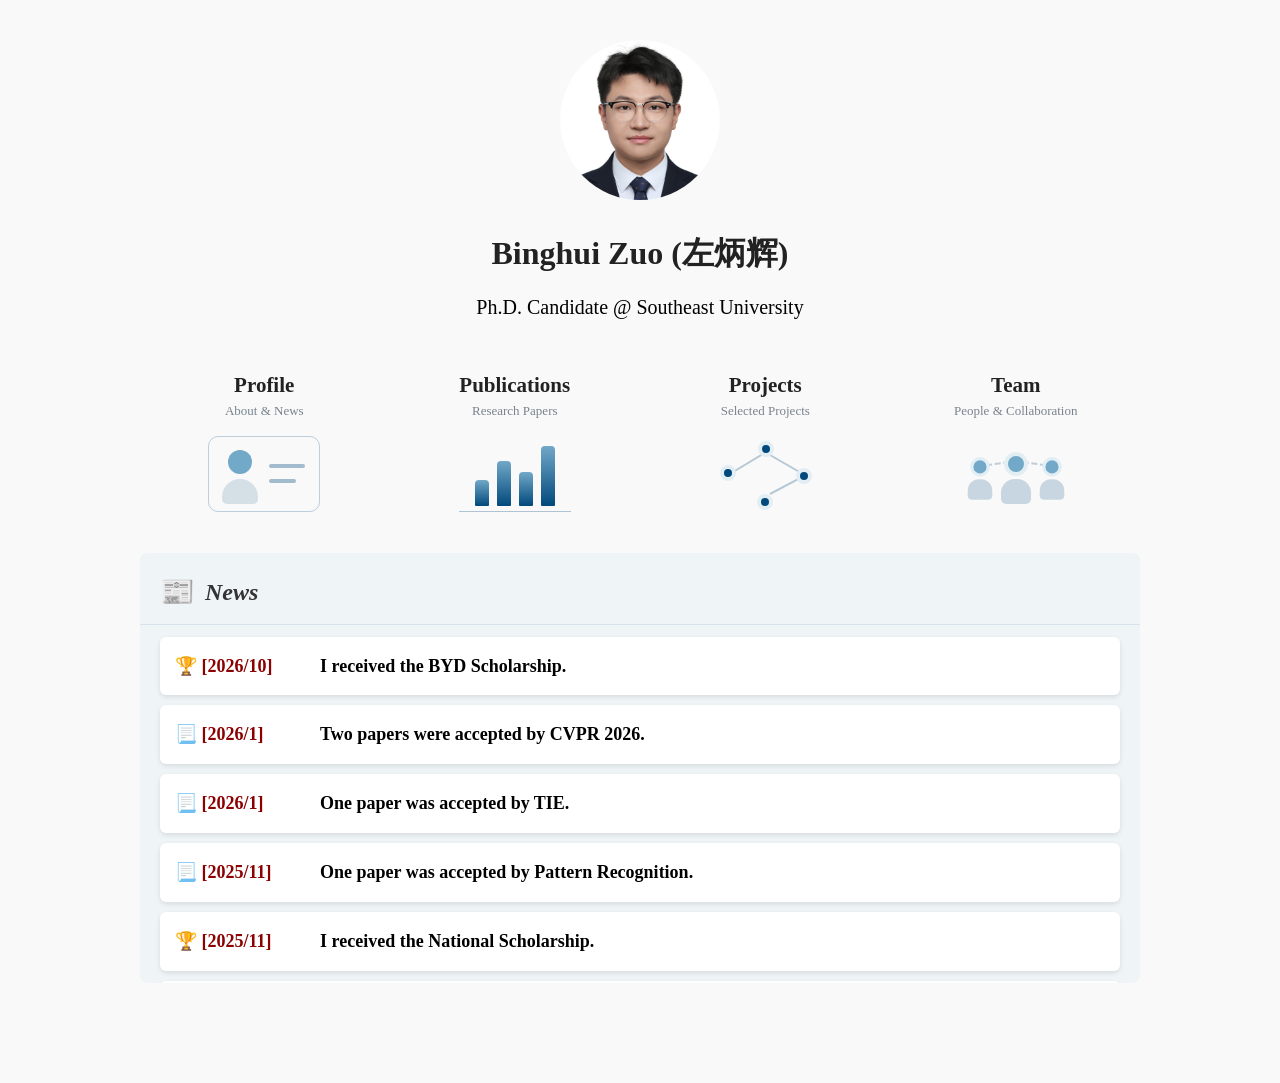
<file: index.html>
<!DOCTYPE html>
<html lang="en">
<head>
  <meta charset="UTF-8">
  <meta name="viewport" content="width=device-width, initial-scale=1">
  <meta name="description" content="Binghui Zuo's academic homepage">
  <title>Binghui Zuo's Homepage</title>
  <link rel="stylesheet" href="stylesheet.css">
</head>
<body>
  <main class="container" id="main-content">
    <header class="home-header">
      <img src="assets/myself.jpg" alt="Portrait of Binghui Zuo" class="home-avatar">
      <h1>Binghui Zuo (左炳辉)</h1>
      <div class="subtitle">Ph.D. Candidate @ Southeast University</div>
    </header>

    <nav class="home-navigation" aria-label="Primary navigation">
      <a href="profile.html" class="home-nav-item">
        <span class="home-nav-title">Profile</span>
        <span class="home-nav-caption">About &amp; News</span>
        <span class="home-nav-visual profile-visual" aria-hidden="true">
          <span class="profile-head"></span>
          <span class="profile-body"></span>
          <span class="profile-line line-one"></span>
          <span class="profile-line line-two"></span>
        </span>
      </a>
      <a href="publications.html" class="home-nav-item">
        <span class="home-nav-title">Publications</span>
        <span class="home-nav-caption">Research Papers</span>
        <span class="home-nav-visual publication-visual" aria-hidden="true">
          <span class="chart-bar bar-one"></span>
          <span class="chart-bar bar-two"></span>
          <span class="chart-bar bar-three"></span>
          <span class="chart-bar bar-four"></span>
        </span>
      </a>
      <a href="projects.html" class="home-nav-item">
        <span class="home-nav-title">Projects</span>
        <span class="home-nav-caption">Selected Projects</span>
        <span class="home-nav-visual project-visual" aria-hidden="true">
          <span class="project-link link-one"></span>
          <span class="project-link link-two"></span>
          <span class="project-link link-three"></span>
          <span class="project-node node-one"></span>
          <span class="project-node node-two"></span>
          <span class="project-node node-three"></span>
          <span class="project-node node-four"></span>
        </span>
      </a>
      <a href="team.html" class="home-nav-item">
        <span class="home-nav-title">Team</span>
        <span class="home-nav-caption">People &amp; Collaboration</span>
        <span class="home-nav-visual team-visual" aria-hidden="true">
          <span class="team-connection connection-left"></span>
          <span class="team-connection connection-right"></span>
          <span class="team-person person-one"><span class="team-head"></span><span class="team-body"></span></span>
          <span class="team-person person-two"><span class="team-head"></span><span class="team-body"></span></span>
          <span class="team-person person-three"><span class="team-head"></span><span class="team-body"></span></span>
        </span>
      </a>
    </nav>

    <section class="news-section" aria-labelledby="news-title">
      <h2 id="news-title"><span class="news-icon" aria-hidden="true">📰</span><i>News</i></h2>
      <article class="news-item"><div class="news-date">🏆 [2026/10]</div><div class="news-content">I received the BYD Scholarship.</div></article>
      <article class="news-item"><div class="news-date">📃 [2026/1]</div><div class="news-content">Two papers were accepted by CVPR 2026.</div></article>
      <article class="news-item"><div class="news-date">📃 [2026/1]</div><div class="news-content">One paper was accepted by TIE.</div></article>
      <article class="news-item"><div class="news-date">📃 [2025/11]</div><div class="news-content">One paper was accepted by Pattern Recognition.</div></article>
      <article class="news-item"><div class="news-date">🏆 [2025/11]</div><div class="news-content">I received the National Scholarship.</div></article>
      <article class="news-item"><div class="news-date">📃 [2025/03]</div><div class="news-content">One paper was accepted by IEEE Transactions on Image Processing.</div></article>
      <article class="news-item"><div class="news-date">🔬 [2025/03]</div><div class="news-content">I am leading the Postgraduate Research &amp; Practice Innovation Program of Jiangsu Province.</div></article>
      <article class="news-item"><div class="news-date">🔬 [2024/12]</div><div class="news-content">I am leading the SEU Innovation Capability Enhancement Plan for Doctoral Students.</div></article>
      <article class="news-item"><div class="news-date">📃 [2024/09]</div><div class="news-content">One paper was accepted by IEEE TVCG, my first top journal paper as first author.</div></article>
      <article class="news-item"><div class="news-date">📃 [2024/02]</div><div class="news-content">One paper was accepted by IEEE Signal Processing Letters.</div></article>
      <article class="news-item"><div class="news-date">📃 [2023/07]</div><div class="news-content">Two papers were accepted by ICCV 2023, including my first top-conference paper as first author.</div></article>
      <article class="news-item"><div class="news-date">📃 [2023/03]</div><div class="news-content">One paper was accepted by CVPR 2023.</div></article>
      <article class="news-item"><div class="news-date">📃 [2023/01]</div><div class="news-content">One paper was accepted by TVCG and another by Graphics &amp; Modeling.</div></article>
      <article class="news-item"><div class="news-date">📃 [2022/03]</div><div class="news-content">One paper was accepted by CVPR 2022.</div></article>
    </section>
  </main>
</body>
</html>
</file>
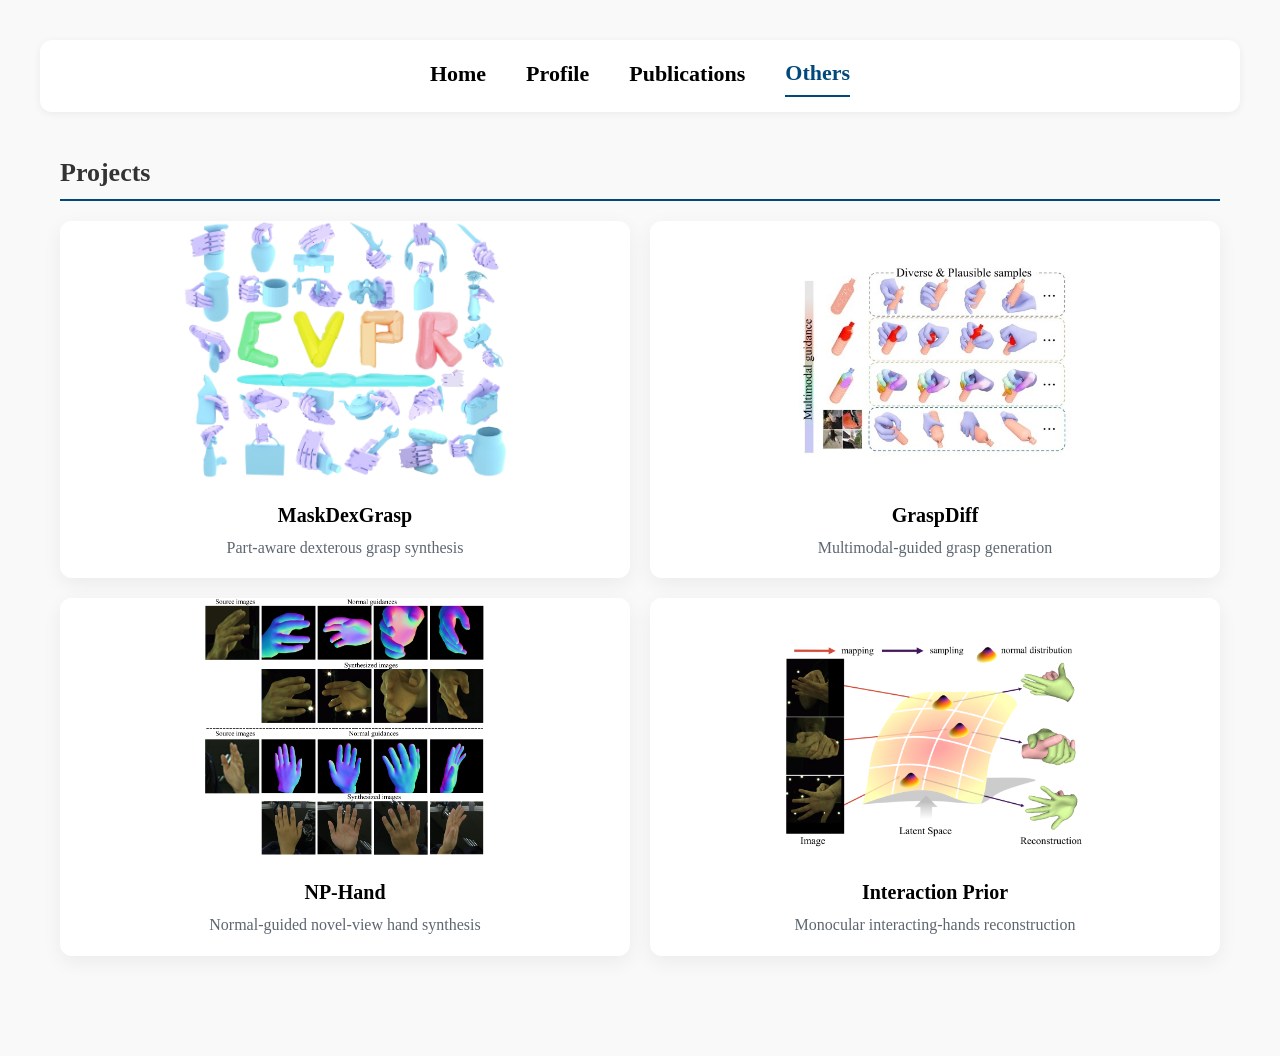
<file: others.html>
<!DOCTYPE html>
<html lang="en">
<head>
  <meta charset="UTF-8">
  <meta name="viewport" content="width=device-width, initial-scale=1">
  <meta name="description" content="Projects by Binghui Zuo">
  <title>Binghui Zuo's Projects</title>
  <link rel="stylesheet" href="stylesheet.css">
</head>
<body>
  <nav aria-label="Primary navigation"><a href="index.html">Home</a><a href="profile.html">Profile</a><a href="publications.html">Publications</a><a href="others.html" class="active" aria-current="page">Others</a></nav>
  <main class="container" id="main-content">
    <h2 class="section-title">Projects</h2>
    <section class="card-grid" aria-label="Project cards">
      <a class="project-card" href="MaskDexGrasp/"><img src="assets/paper/maskdexgrasp_teaser.jpg" alt="MaskDexGrasp project teaser"><div class="project-card-content"><h3>MaskDexGrasp</h3><p>Part-aware dexterous grasp synthesis</p></div></a>
      <a class="project-card" href="https://www.yangangwang.com/papers/tvcg2024-graspdiff/ZUO-GraspDiff-2024-09.html" target="_blank" rel="noopener"><img src="assets/paper/GraspDiff_1.png" alt="GraspDiff project teaser"><div class="project-card-content"><h3>GraspDiff</h3><p>Multimodal-guided grasp generation</p></div></a>
      <a class="project-card" href="https://www.yangangwang.com/papers/tip2025-nphand/ZBH-NPHand-2025-04.html" target="_blank" rel="noopener"><img src="assets/paper/NPHand_0.jpg" alt="NP-Hand project teaser"><div class="project-card-content"><h3>NP-Hand</h3><p>Normal-guided novel-view hand synthesis</p></div></a>
      <a class="project-card" href="https://www.yangangwang.com/papers/iccv2023_interprior/BinghuiZuo-ICCV2023_InterPrior.html" target="_blank" rel="noopener"><img src="assets/paper/interprior_0.png" alt="Interaction Prior project teaser"><div class="project-card-content"><h3>Interaction Prior</h3><p>Monocular interacting-hands reconstruction</p></div></a>
    </section>
  </main>
</body>
</html>
</file>
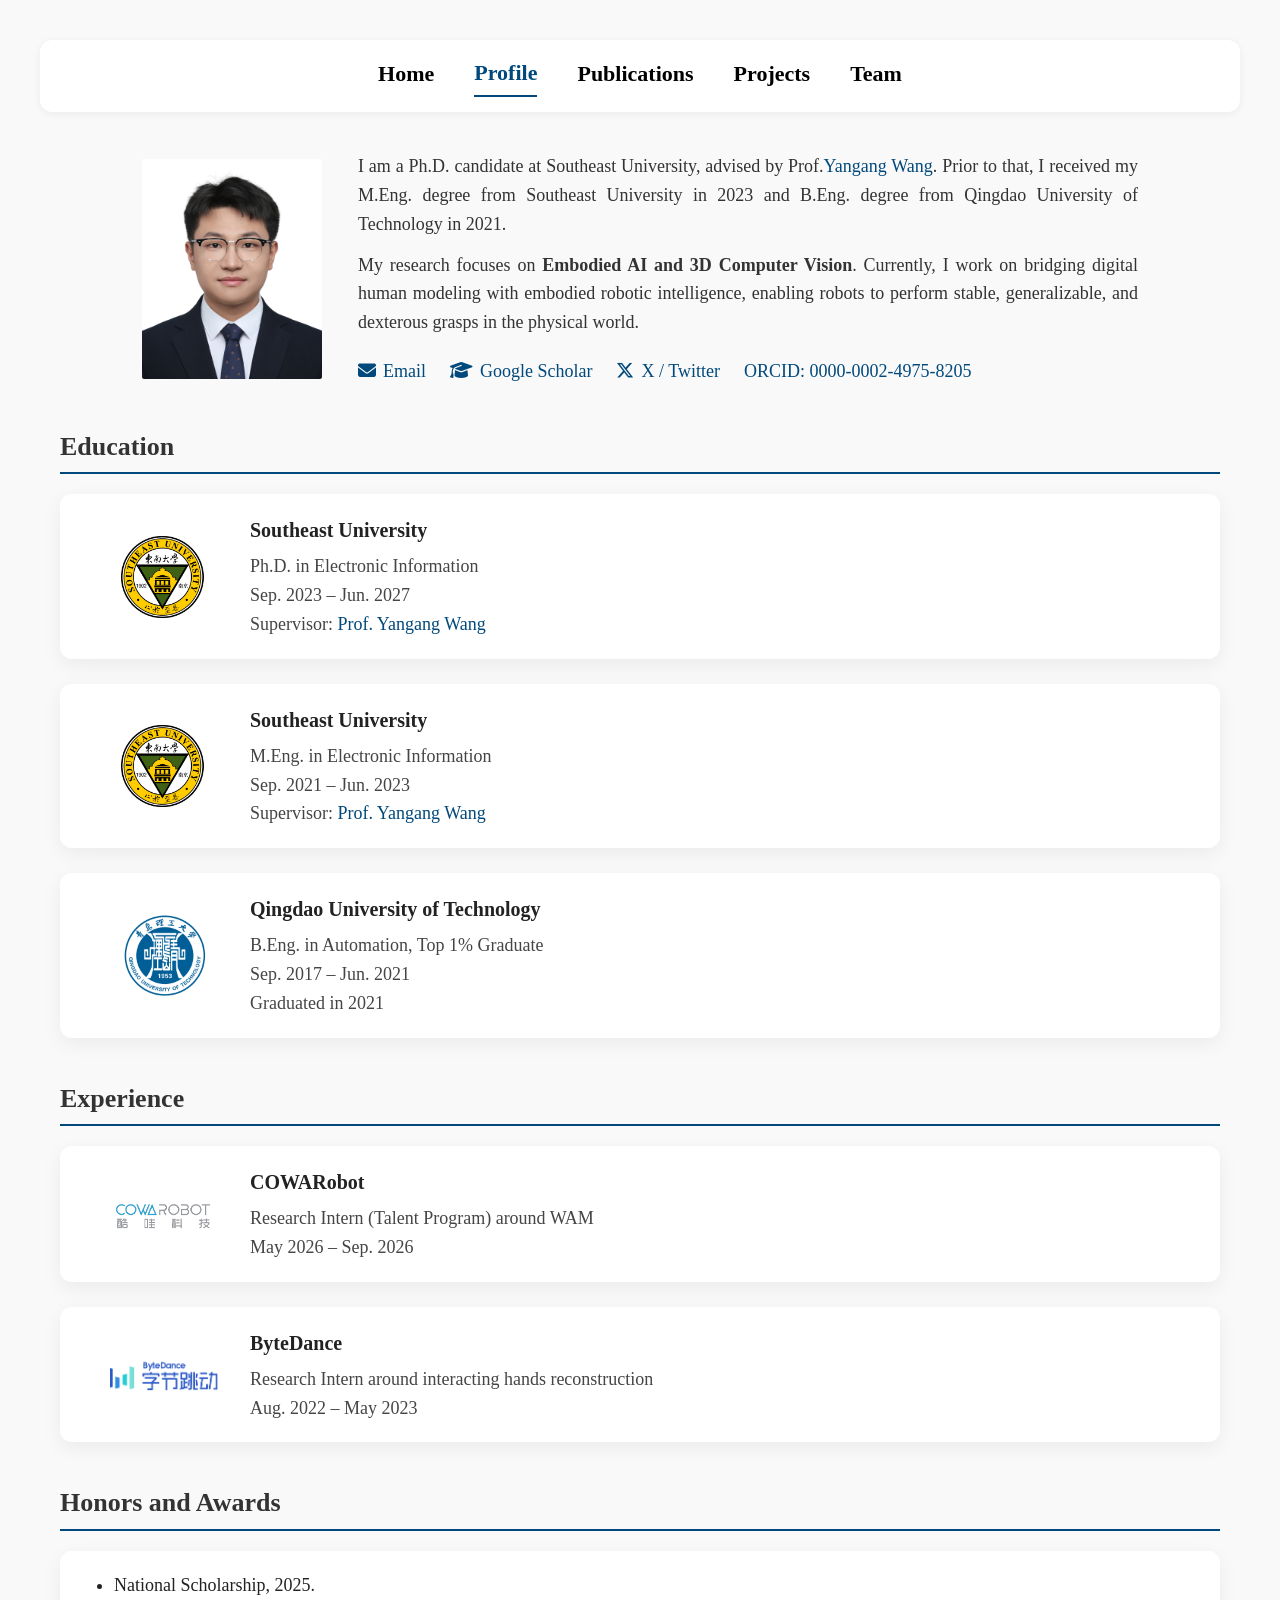
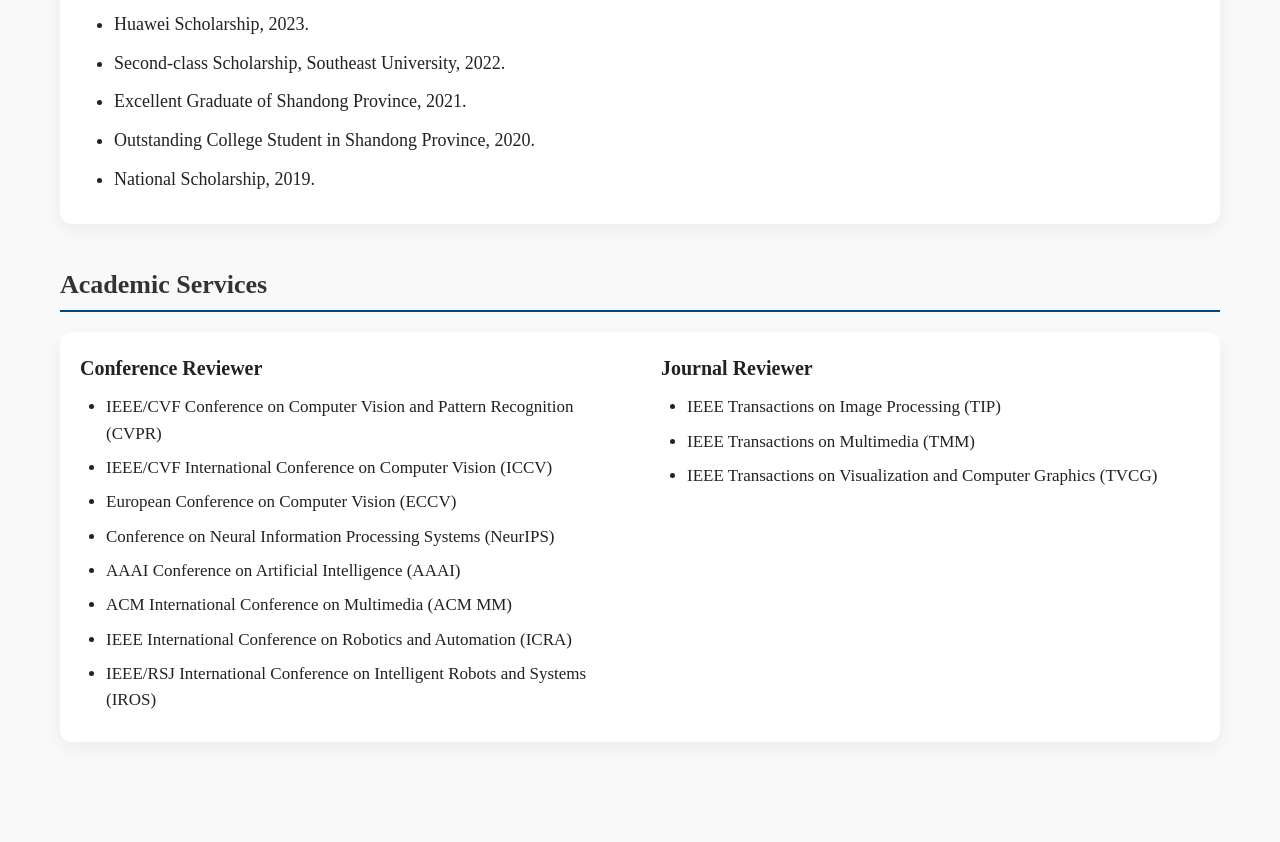
<file: profile.html>
<!DOCTYPE html>
<html lang="en">
<head>
  <meta charset="UTF-8">
  <meta name="viewport" content="width=device-width, initial-scale=1">
  <meta name="description" content="Binghui Zuo's academic profile">
  <title>Binghui Zuo's Profile</title>
  <link rel="stylesheet" href="https://cdnjs.cloudflare.com/ajax/libs/font-awesome/6.5.1/css/all.min.css">
  <link rel="stylesheet" href="stylesheet.css">
</head>
<body>
  <nav aria-label="Primary navigation">
    <a href="index.html">Home</a>
    <a href="profile.html" class="active" aria-current="page">Profile</a>
    <a href="publications.html">Publications</a>
    <a href="projects.html">Projects</a>
    <a href="team.html">Team</a>
  </nav>

  <main class="container" id="main-content">
    <section class="profile-header" aria-label="About Binghui Zuo">
      <img src="assets/myself.jpg" alt="Portrait of Binghui Zuo" class="profile-photo">
      <div class="intro-text">
        <p>I am a Ph.D. candidate at Southeast University, advised by Prof.<a href="https://www.yangangwang.com/" target="_blank" rel="noopener">Yangang Wang</a>. Prior to that, I received my M.Eng. degree from Southeast University in 2023 and B.Eng. degree from Qingdao University of Technology in 2021.</p>
        <p>My research focuses on <strong>Embodied AI and 3D Computer Vision</strong>. Currently, I work on bridging digital human modeling with embodied robotic intelligence, enabling robots to perform stable, generalizable, and dexterous grasps in the physical world.</p>
        <div class="contact-links">
          <a href="mailto:binghuizuo@gmail.com"><i class="fas fa-envelope" aria-hidden="true"></i> Email</a>
          <a href="https://scholar.google.com/citations?hl=zh-CN&amp;user=YajLTJMAAAAJ" target="_blank" rel="noopener"><i class="fas fa-graduation-cap" aria-hidden="true"></i> Google Scholar</a>
          <a href="https://twitter.com/z_binghui" target="_blank" rel="noopener"><i class="fab fa-x-twitter" aria-hidden="true"></i> X / Twitter</a>
          <a href="https://orcid.org/0000-0002-4975-8205">ORCID: 0000-0002-4975-8205</a>
        </div>
      </div>
    </section>

    <section aria-labelledby="education-title">
      <h2 id="education-title" class="section-title">Education</h2>
      <div class="experience-list">
        <article class="experience-item"><div class="experience-logo-frame"><img src="assets/seu.png" alt="Southeast University logo" class="experience-logo"></div><div class="experience-info"><h3>Southeast University</h3><p>Ph.D. in Electronic Information<br>Sep. 2023 – Jun. 2027<br>Supervisor: <a href="https://www.yangangwang.com/" target="_blank" rel="noopener">Prof. Yangang Wang</a></p></div></article>
        <article class="experience-item"><div class="experience-logo-frame"><img src="assets/seu.png" alt="Southeast University logo" class="experience-logo"></div><div class="experience-info"><h3>Southeast University</h3><p>M.Eng. in Electronic Information<br>Sep. 2021 – Jun. 2023<br>Supervisor: <a href="https://www.yangangwang.com/" target="_blank" rel="noopener">Prof. Yangang Wang</a></p></div></article>
        <article class="experience-item"><div class="experience-logo-frame"><img src="assets/qut.png" alt="Qingdao University of Technology logo" class="experience-logo"></div><div class="experience-info"><h3>Qingdao University of Technology</h3><p>B.Eng. in Automation, Top 1% Graduate<br>Sep. 2017 – Jun. 2021<br>Graduated in 2021<br></p></div></article>
      </div>
    </section>

    <section aria-labelledby="experience-title">
      <h2 id="experience-title" class="section-title">Experience</h2>
      <div class="experience-list">
        <article class="experience-item"><div class="experience-logo-frame"><img src="assets/experience/cowa.png" alt="COWARobot logo" class="experience-logo company-logo"></div><div class="experience-info"><h3>COWARobot</h3><p>Research Intern (Talent Program) around WAM<br>May 2026 – Sep. 2026</p></div></article>
        <article class="experience-item"><div class="experience-logo-frame"><img src="assets/experience/bytedance.png" alt="ByteDance logo" class="experience-logo company-logo"></div><div class="experience-info"><h3>ByteDance</h3><p>Research Intern around interacting hands reconstruction<br>Aug. 2022 – May 2023</p></div></article>
      </div>
    </section>

    <section aria-labelledby="honors-title">
      <h2 id="honors-title" class="section-title">Honors and Awards</h2>
      <div class="experience-item"><ul class="award-list"><li>National Scholarship, 2025.</li><li>Huawei Scholarship, 2023.</li><li>Second-class Scholarship, Southeast University, 2022.</li><li>Excellent Graduate of Shandong Province, 2021.</li><li>Outstanding College Student in Shandong Province, 2020.</li><li>National Scholarship, 2019.</li></ul></div>
    </section>

    <section aria-labelledby="services-title">
      <h2 id="services-title" class="section-title">Academic Services</h2>
      <div class="experience-item services-card">
        <div class="service-group">
          <h3>Conference Reviewer</h3>
          <ul class="service-list">
            <li>IEEE/CVF Conference on Computer Vision and Pattern Recognition (CVPR)</li>
            <li>IEEE/CVF International Conference on Computer Vision (ICCV)</li>
            <li>European Conference on Computer Vision (ECCV)</li>
            <li>Conference on Neural Information Processing Systems (NeurIPS)</li>
            <li>AAAI Conference on Artificial Intelligence (AAAI)</li>
            <li>ACM International Conference on Multimedia (ACM MM)</li>
            <li>IEEE International Conference on Robotics and Automation (ICRA)</li>
            <li>IEEE/RSJ International Conference on Intelligent Robots and Systems (IROS)</li>
          </ul>
        </div>
        <div class="service-group">
          <h3>Journal Reviewer</h3>
          <ul class="service-list">
            <li>IEEE Transactions on Image Processing (TIP)</li>
            <li>IEEE Transactions on Multimedia (TMM)</li>
            <li>IEEE Transactions on Visualization and Computer Graphics (TVCG)</li>
          </ul>
        </div>
      </div>
    </section>
  </main>
</body>
</html>
</file>
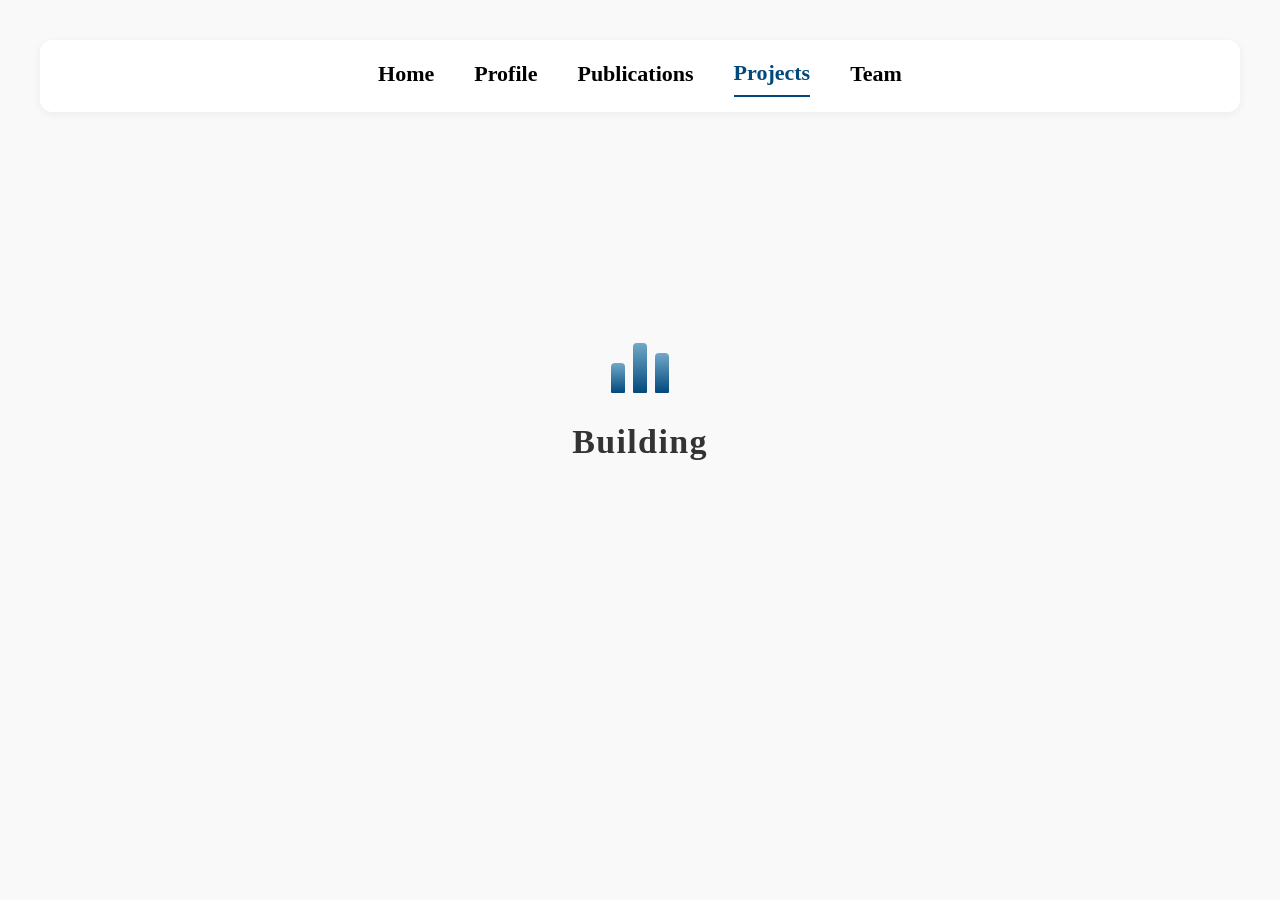
<file: projects.html>
<!DOCTYPE html>
<html lang="en">
<head>
  <meta charset="UTF-8">
  <meta name="viewport" content="width=device-width, initial-scale=1">
  <meta name="description" content="Projects by Binghui Zuo">
  <title>Binghui Zuo's Projects</title>
  <link rel="stylesheet" href="stylesheet.css">
</head>
<body>
  <nav aria-label="Primary navigation"><a href="index.html">Home</a><a href="profile.html">Profile</a><a href="publications.html">Publications</a><a href="projects.html" class="active" aria-current="page">Projects</a><a href="team.html">Team</a></nav>
  <main class="container" id="main-content">
    <section class="building-section" aria-labelledby="team-title">
      <div class="building-mark" aria-hidden="true">
        <span></span><span></span><span></span>
      </div>
      <h1 id="team-title">Building</h1>
    </section>
  </main>
</body>
</html>
</file>
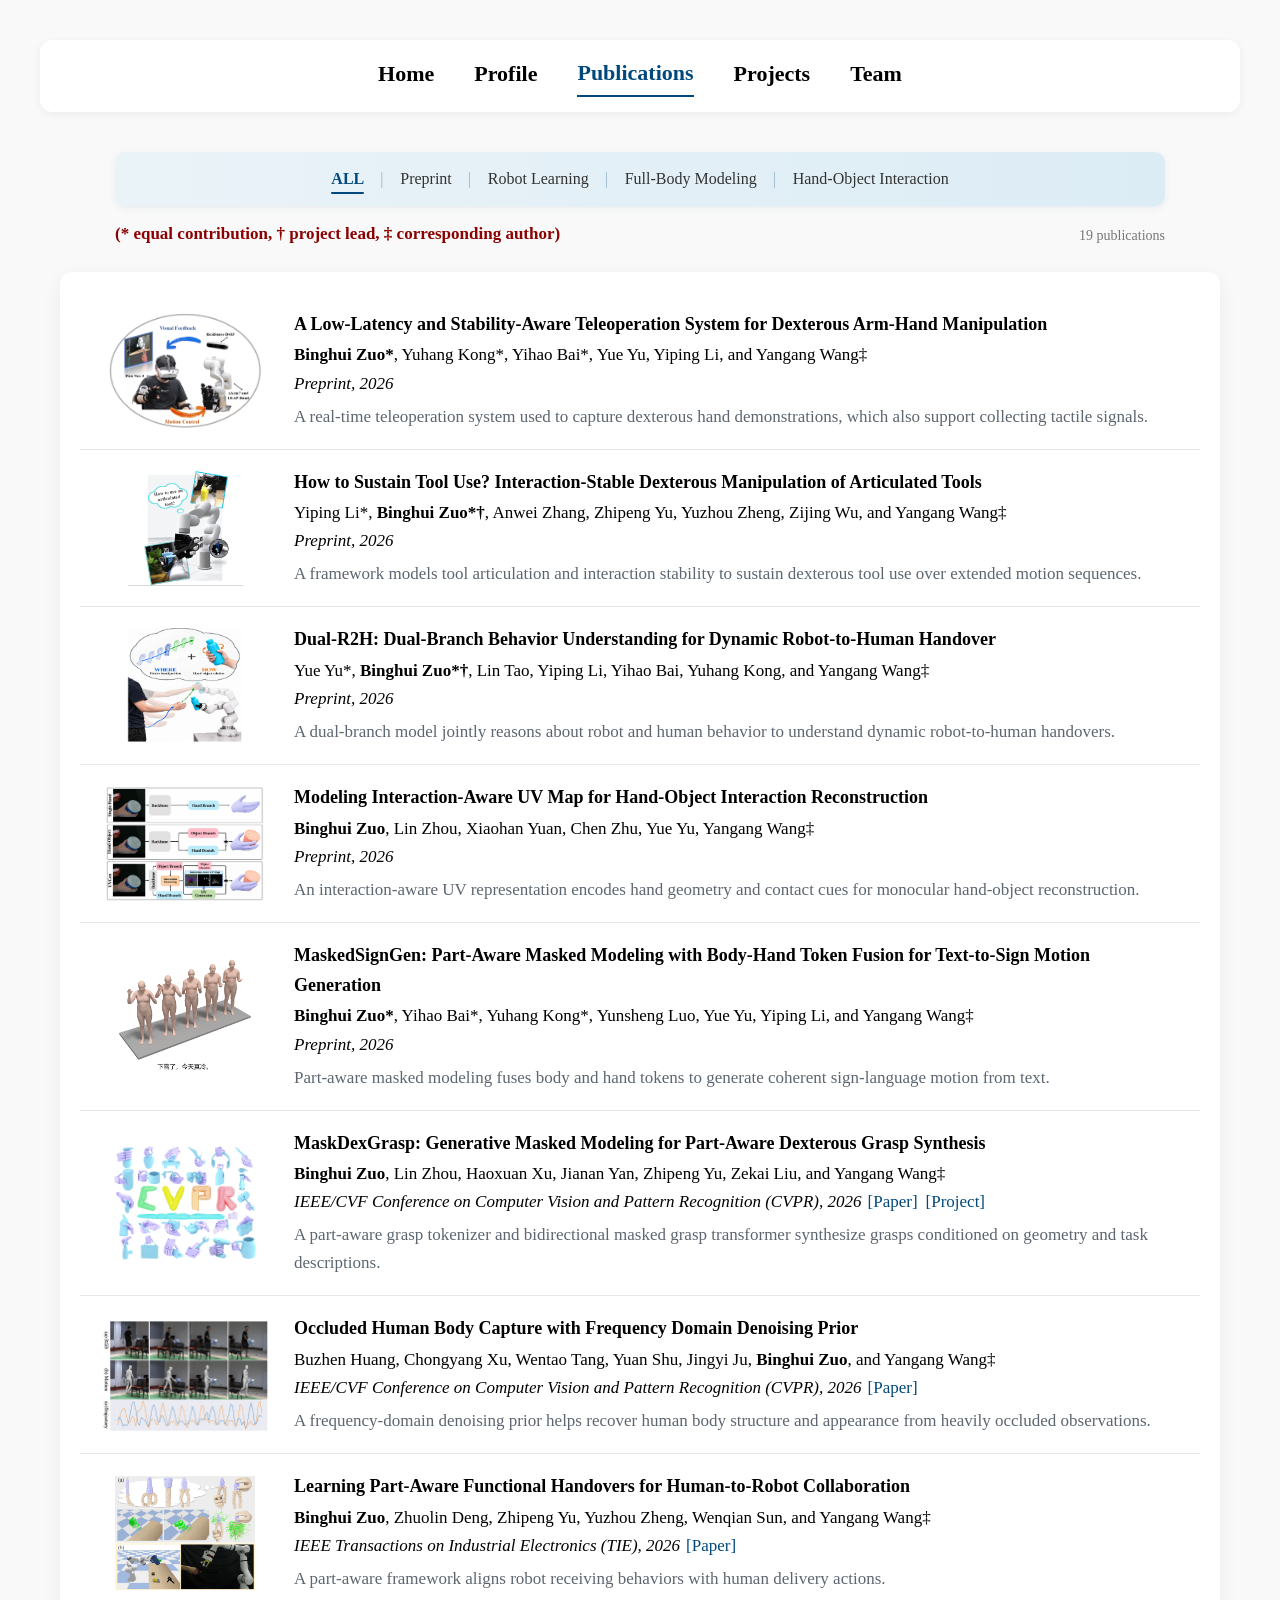
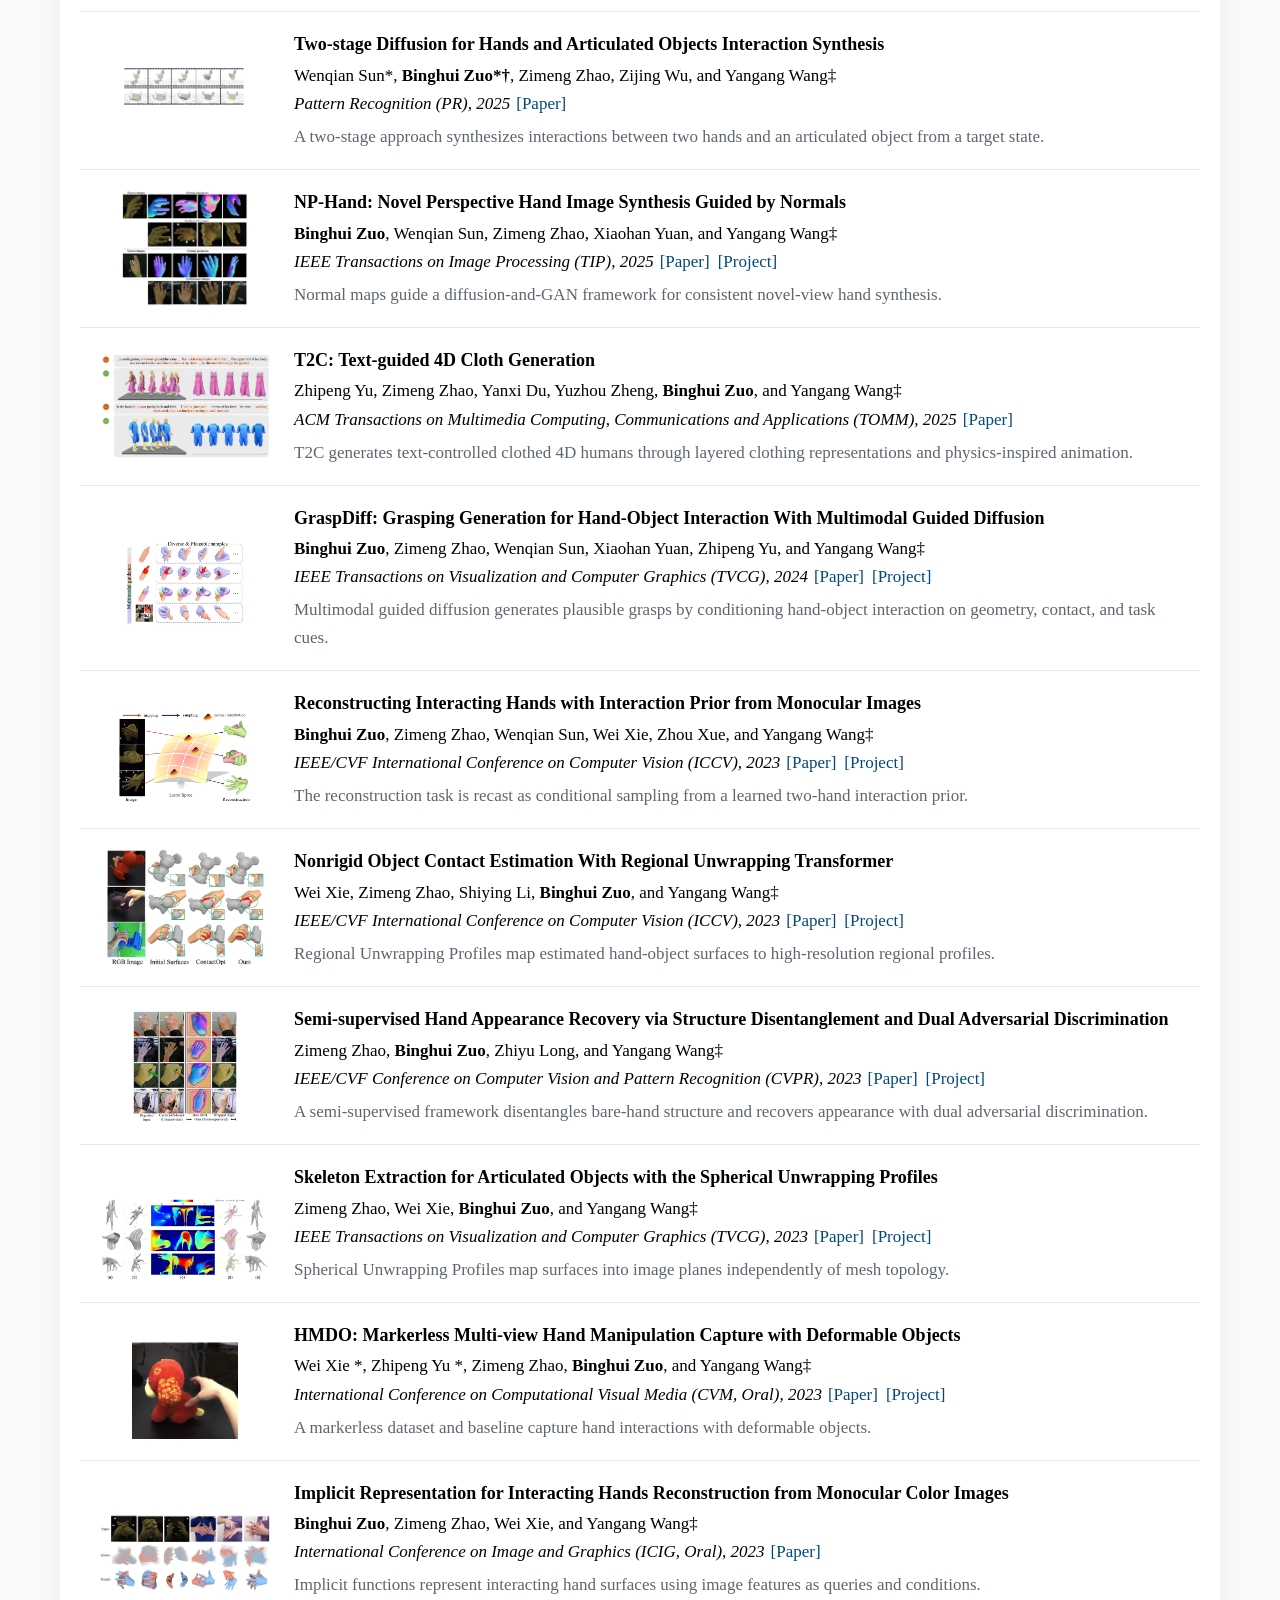
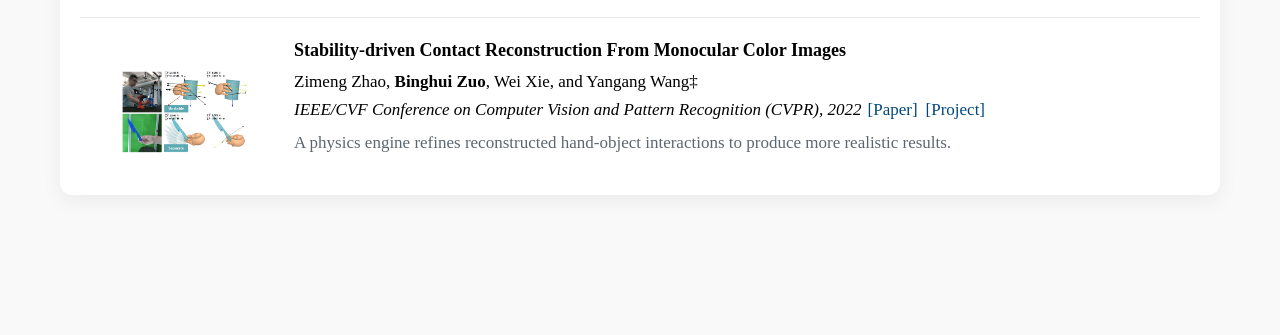
<file: publications.html>
<!DOCTYPE html>
<html lang="en">
<head>
  <meta charset="UTF-8">
  <meta name="viewport" content="width=device-width, initial-scale=1">
  <meta name="description" content="Publications by Binghui Zuo">
  <title>Binghui Zuo's Publications</title>
  <link rel="stylesheet" href="stylesheet.css">
</head>
<body>
  <nav aria-label="Primary navigation"><a href="index.html">Home</a><a href="profile.html">Profile</a><a href="publications.html" class="active" aria-current="page">Publications</a><a href="projects.html">Projects</a><a href="team.html">Team</a></nav>

  <main class="container publication-container" id="main-content">
    <div class="publication-filters" role="group" aria-label="Filter publications by research topic">
      <button type="button" class="filter-button active" data-filter="all" aria-pressed="true">ALL</button>
      <button type="button" class="filter-button" data-filter="preprint" aria-pressed="false">Preprint</button>
      <button type="button" class="filter-button" data-filter="robot-learning" aria-pressed="false">Robot Learning</button>
      <button type="button" class="filter-button" data-filter="full-body-modeling" aria-pressed="false">Full-Body Modeling</button>
      <button type="button" class="filter-button" data-filter="hand-object-interaction" aria-pressed="false">Hand-Object Interaction</button>
    </div>
    <span class="paper-note">(* equal contribution, † project lead, ‡ corresponding author)</span>
    <p class="filter-status" aria-live="polite"><span id="visible-paper-count">18</span> publications</p>

    <section class="category-section" aria-label="Publication list">
      <div class="paper-list" id="publication-list">
        <article class="paper-item" data-category="preprint robot-learning">
          <div class="paper-media"><video muted loop playsinline preload="none" poster="assets/paper/Preprint_teleop/teaser.png"><source src="assets/paper/Preprint_teleop/demo.mp4" type="video/mp4"></video></div>
          <div class="paper-info"><strong class="paper-title">A Low-Latency and Stability-Aware Teleoperation System for Dexterous Arm-Hand Manipulation</strong><strong>Binghui Zuo*</strong>, Yuhang Kong*, Yihao Bai*, Yue Yu, Yiping Li, and Yangang Wang‡<br><em>Preprint, 2026</em><p class="paper-summary">A real-time teleoperation system used to capture dexterous hand demonstrations, which also support collecting tactile signals.</p></div>
        </article>
        <article class="paper-item" data-category="preprint robot-learning">
          <div class="paper-media"><video muted loop playsinline preload="none" poster="assets/paper/Preprint_mani/teaser.png"><source src="assets/paper/Preprint_mani/demo.mp4" type="video/mp4"></video></div>
          <div class="paper-info"><strong class="paper-title">How to Sustain Tool Use? Interaction-Stable Dexterous Manipulation of Articulated Tools</strong>Yiping Li*, <strong>Binghui Zuo*†</strong>, Anwei Zhang, Zhipeng Yu, Yuzhou Zheng, Zijing Wu, and Yangang Wang‡<br><em>Preprint, 2026</em><p class="paper-summary">A framework models tool articulation and interaction stability to sustain dexterous tool use over extended motion sequences.</p></div>
        </article>
        <article class="paper-item" data-category="preprint robot-learning">
          <div class="paper-media"><video muted loop playsinline preload="none" poster="assets/paper/Preprint_r2h/teaser.png"><source src="assets/paper/Preprint_r2h/demo.mp4" type="video/mp4"></video></div>
          <div class="paper-info"><strong class="paper-title">Dual-R2H: Dual-Branch Behavior Understanding for Dynamic Robot-to-Human Handover</strong>Yue Yu*, <strong>Binghui Zuo*†</strong>, Lin Tao, Yiping Li, Yihao Bai, Yuhang Kong, and Yangang Wang‡<br><em>Preprint, 2026</em><p class="paper-summary">A dual-branch model jointly reasons about robot and human behavior to understand dynamic robot-to-human handovers.</p></div>
        </article>
        <article class="paper-item" data-category="preprint hand-object-interaction">
          <div class="paper-media"><img src="assets/paper/Preprint_uv/teaser.png" alt="Interaction-aware UV map preview"></div>
          <div class="paper-info"><strong class="paper-title">Modeling Interaction-Aware UV Map for Hand-Object Interaction Reconstruction</strong><strong>Binghui Zuo</strong>, Lin Zhou, Xiaohan Yuan, Chen Zhu, Yue Yu, Yangang Wang‡<br><em>Preprint, 2026</em><p class="paper-summary">An interaction-aware UV representation encodes hand geometry and contact cues for monocular hand-object reconstruction.</p></div>
        </article>
        <article class="paper-item" data-category="preprint full-body-modeling">
          <div class="paper-media"><video muted loop playsinline preload="none" poster="assets/paper/Preprint_sign/teaser.png"><source src="assets/paper/Preprint_sign/demo.mp4" type="video/mp4"></video></div>
          <div class="paper-info"><strong class="paper-title">MaskedSignGen: Part-Aware Masked Modeling with Body-Hand Token Fusion for Text-to-Sign Motion Generation</strong><strong>Binghui Zuo*</strong>, Yihao Bai*, Yuhang Kong*, Yunsheng Luo, Yue Yu, Yiping Li, and Yangang Wang‡<br><em>Preprint, 2026</em><p class="paper-summary">Part-aware masked modeling fuses body and hand tokens to generate coherent sign-language motion from text.</p></div>
        </article>
        <article class="paper-item" data-category="robot-learning">
          <div class="paper-media"><video muted loop playsinline preload="none" poster="assets/paper/CVPR2026_1/maskdexgrasp_teaser.jpg"><source src="assets/paper/CVPR2026_1/maskdexgrasp.mp4" type="video/mp4"></video></div>
          <div class="paper-info"><strong class="paper-title">MaskDexGrasp: Generative Masked Modeling for Part-Aware Dexterous Grasp Synthesis</strong><strong>Binghui Zuo</strong>, Lin Zhou, Haoxuan Xu, Jianan Yan, Zhipeng Yu, Zekai Liu, and Yangang Wang‡<br><em>IEEE/CVF Conference on Computer Vision and Pattern Recognition (CVPR), 2026</em><span class="paper-links"><a href="MaskDexGrasp/images/paper.pdf">[Paper]</a><a href="MaskDexGrasp/">[Project]</a></span><p class="paper-summary">A part-aware grasp tokenizer and bidirectional masked grasp transformer synthesize grasps conditioned on geometry and task descriptions.</p></div>
        </article>
        <article class="paper-item" data-category="full-body-modeling">
          <div class="paper-media"><img src="assets/paper/CVPR2026_2/teaser.png" alt="Occluded human body capture preview"></div>
          <div class="paper-info"><strong class="paper-title">Occluded Human Body Capture with Frequency Domain Denoising Prior</strong>Buzhen Huang, Chongyang Xu, Wentao Tang, Yuan Shu, Jingyi Ju, <strong>Binghui Zuo</strong>, and Yangang Wang‡<br><em>IEEE/CVF Conference on Computer Vision and Pattern Recognition (CVPR), 2026</em><span class="paper-links"><a href="https://openaccess.thecvf.com/content/CVPR2026/papers/Huang_Occluded_Human_Body_Capture_with_Frequency_Domain_Denoising_Prior_CVPR_2026_paper.pdf">[Paper]</a></span><p class="paper-summary">A frequency-domain denoising prior helps recover human body structure and appearance from heavily occluded observations.</p></div>
        </article>        
        <article class="paper-item" data-category="robot-learning">
          <div class="paper-media"><video muted loop playsinline preload="none" poster="assets/paper/TIE2026/tie_teaser.jpg"><source src="assets/paper/TIE2026/TIE.mp4" type="video/mp4"></video></div>
          <div class="paper-info"><strong class="paper-title">Learning Part-Aware Functional Handovers for Human-to-Robot Collaboration</strong><strong>Binghui Zuo</strong>, Zhuolin Deng, Zhipeng Yu, Yuzhou Zheng, Wenqian Sun, and Yangang Wang‡<br><em>IEEE Transactions on Industrial Electronics (TIE), 2026</em><span class="paper-links"><a href="https://ieeexplore.ieee.org/document/11436066/" target="_blank" rel="noopener">[Paper]</a></span><p class="paper-summary">A part-aware framework aligns robot receiving behaviors with human delivery actions.</p></div>
        </article>
        <article class="paper-item" data-category="hand-object-interaction">
          <div class="paper-media"><video muted loop playsinline preload="none" poster="assets/paper/PR2025/SynInter_1.png"><source src="assets/paper/PR2025/pr.mp4" type="video/mp4"></video></div>
          <div class="paper-info"><strong class="paper-title">Two-stage Diffusion for Hands and Articulated Objects Interaction Synthesis</strong>Wenqian Sun*, <strong>Binghui Zuo*†</strong>, Zimeng Zhao, Zijing Wu, and Yangang Wang‡<br><em>Pattern Recognition (PR), 2025</em><span class="paper-links"><a href="https://www.sciencedirect.com/science/article/pii/S0031320325014463" target="_blank" rel="noopener">[Paper]</a></span><p class="paper-summary">A two-stage approach synthesizes interactions between two hands and an articulated object from a target state.</p></div>
        </article>
        <article class="paper-item" data-category="hand-object-interaction">
          <div class="paper-media"><video muted loop playsinline preload="none" poster="assets/paper/TIP2025/NPHand_0.jpg"><source src="assets/paper/TIP2025/demo.mp4" type="video/mp4"></video></div>
          <div class="paper-info"><strong class="paper-title">NP-Hand: Novel Perspective Hand Image Synthesis Guided by Normals</strong><strong>Binghui Zuo</strong>, Wenqian Sun, Zimeng Zhao, Xiaohan Yuan, and Yangang Wang‡<br><em>IEEE Transactions on Image Processing (TIP), 2025</em><span class="paper-links"><a href="https://ieeexplore.ieee.org/document/10969541" target="_blank" rel="noopener">[Paper]</a><a href="https://www.yangangwang.com/papers/tip2025-nphand/ZBH-NPHand-2025-04.html" target="_blank" rel="noopener">[Project]</a></span><p class="paper-summary">Normal maps guide a diffusion-and-GAN framework for consistent novel-view hand synthesis.</p></div>
        </article>
        <article class="paper-item" data-category="full-body-modeling">
          <div class="paper-media"><video muted loop playsinline preload="none" poster="assets/paper/TOMM2025/teaser.png"><source src="assets/paper/TOMM2025/demo.mp4" type="video/mp4"></video></div><div class="paper-info"><strong class="paper-title">T2C: Text-guided 4D Cloth Generation</strong>Zhipeng Yu, Zimeng Zhao, Yanxi Du, Yuzhou Zheng, <strong>Binghui Zuo</strong>, and Yangang Wang‡<br><em>ACM Transactions on Multimedia Computing, Communications and Applications (TOMM), 2025</em><span class="paper-links"><a href="https://dl.acm.org/doi/10.1145/3735642" target="_blank" rel="noopener">[Paper]</a></span><p class="paper-summary">T2C generates text-controlled clothed 4D humans through layered clothing representations and physics-inspired animation.</p></div>
        </article>
        <article class="paper-item" data-category="hand-object-interaction">
          <div class="paper-media"><img src="assets/paper/TVCG2024/GraspDiff_1.png" alt="GraspDiff teaser"></div>
          <div class="paper-info"><strong class="paper-title">GraspDiff: Grasping Generation for Hand-Object Interaction With Multimodal Guided Diffusion</strong><strong>Binghui Zuo</strong>, Zimeng Zhao, Wenqian Sun, Xiaohan Yuan, Zhipeng Yu, and Yangang Wang‡<br><em>IEEE Transactions on Visualization and Computer Graphics (TVCG), 2024</em><span class="paper-links"><a href="https://ieeexplore.ieee.org/document/10689328" target="_blank" rel="noopener">[Paper]</a><a href="https://www.yangangwang.com/papers/tvcg2024-graspdiff/ZUO-GraspDiff-2024-09.html" target="_blank" rel="noopener">[Project]</a></span><p class="paper-summary">Multimodal guided diffusion generates plausible grasps by conditioning hand-object interaction on geometry, contact, and task cues.</p></div>
        </article>
        <article class="paper-item" data-category="hand-object-interaction">
          <div class="paper-media"><video muted loop playsinline preload="none" poster="assets/paper/ICCV2023_1/interprior_0.png"><source src="assets/paper/ICCV2023_1/demo.mp4" type="video/mp4"></video></div>
          <div class="paper-info"><strong class="paper-title">Reconstructing Interacting Hands with Interaction Prior from Monocular Images</strong><strong>Binghui Zuo</strong>, Zimeng Zhao, Wenqian Sun, Wei Xie, Zhou Xue, and Yangang Wang‡<br><em>IEEE/CVF International Conference on Computer Vision (ICCV), 2023</em><span class="paper-links"><a href="https://arxiv.org/abs/2308.14082/" target="_blank" rel="noopener">[Paper]</a><a href="https://www.yangangwang.com/papers/iccv2023_interprior/BinghuiZuo-ICCV2023_InterPrior.html" target="_blank" rel="noopener">[Project]</a></span><p class="paper-summary">The reconstruction task is recast as conditional sampling from a learned two-hand interaction prior.</p></div>
        </article>
        <article class="paper-item" data-category="hand-object-interaction">
          <div class="paper-media"><img src="assets/paper/ICCV2023_2/Nonrigid_1.png" alt="Nonrigid object contact teaser"></div>
          <div class="paper-info"><strong class="paper-title">Nonrigid Object Contact Estimation With Regional Unwrapping Transformer</strong>Wei Xie, Zimeng Zhao, Shiying Li, <strong>Binghui Zuo</strong>, and Yangang Wang‡<br><em>IEEE/CVF International Conference on Computer Vision (ICCV), 2023</em><span class="paper-links"><a href="https://arxiv.org/abs/2308.14074" target="_blank" rel="noopener">[Paper]</a><a href="https://www.yangangwang.com/papers/iccv2023-nonrigid/XIE-NONRIGID-2023-07-paper.html" target="_blank" rel="noopener">[Project]</a></span><p class="paper-summary">Regional Unwrapping Profiles map estimated hand-object surfaces to high-resolution regional profiles.</p></div>
        </article>
        <article class="paper-item" data-category="hand-object-interaction">
          <div class="paper-media"><video muted loop playsinline preload="none" poster="assets/paper/CVPR2023/markerless.png"><source src="assets/paper/CVPR2023/markerless.mp4" type="video/mp4"></video></div>
          <div class="paper-info"><strong class="paper-title">Semi-supervised Hand Appearance Recovery via Structure Disentanglement and Dual Adversarial Discrimination</strong>Zimeng Zhao, <strong>Binghui Zuo</strong>, Zhiyu Long, and Yangang Wang‡<br><em>IEEE/CVF Conference on Computer Vision and Pattern Recognition (CVPR), 2023</em><span class="paper-links"><a href="https://arxiv.org/abs/2303.06380" target="_blank" rel="noopener">[Paper]</a><a href="https://www.yangangwang.com/papers/CVPR2023/ZHAO-SHAR-2023-03.html" target="_blank" rel="noopener">[Project]</a></span><p class="paper-summary">A semi-supervised framework disentangles bare-hand structure and recovers appearance with dual adversarial discrimination.</p></div>
        </article>
        <article class="paper-item" data-category="full-body-modeling">
          <div class="paper-media"><img src="assets/paper/TVCG2023/skeleton0.png" alt="Skeleton extraction teaser"></div>
          <div class="paper-info"><strong class="paper-title">Skeleton Extraction for Articulated Objects with the Spherical Unwrapping Profiles</strong>Zimeng Zhao, Wei Xie, <strong>Binghui Zuo</strong>, and Yangang Wang‡<br><em>IEEE Transactions on Visualization and Computer Graphics (TVCG), 2023</em><span class="paper-links"><a href="https://www.yangangwang.com/papers/TVCG2023/ZHAO-SUPPLE-TVCG-2023.pdf" target="_blank" rel="noopener">[Paper]</a><a href="https://www.yangangwang.com/papers/TVCG2023/ZHAO-SUPPLE-TVCG-2023.html" target="_blank" rel="noopener">[Project]</a></span><p class="paper-summary">Spherical Unwrapping Profiles map surfaces into image planes independently of mesh topology.</p></div>
        </article>
        <article class="paper-item" data-category="hand-object-interaction">
          <div class="paper-media"><video muted loop playsinline preload="none" poster="assets/paper/GM2023/hdo.png"><source src="assets/paper/GM2023/hdo.mp4" type="video/mp4"></video></div>
          <div class="paper-info"><strong class="paper-title">HMDO: Markerless Multi-view Hand Manipulation Capture with Deformable Objects</strong>Wei Xie *, Zhipeng Yu *, Zimeng Zhao, <strong>Binghui Zuo</strong>, and Yangang Wang‡<br><em>International Conference on Computational Visual Media (CVM, Oral), 2023</em><span class="paper-links"><a href="https://arxiv.org/pdf/2301.07652.pdf" target="_blank" rel="noopener">[Paper]</a><a href="https://www.yangangwang.com/papers/cvm2023-hmdo/XIE-HMDO-2023.html" target="_blank" rel="noopener">[Project]</a></span><p class="paper-summary">A markerless dataset and baseline capture hand interactions with deformable objects.</p></div>
        </article>
        <article class="paper-item" data-category="hand-object-interaction">
          <div class="paper-media"><img src="assets/paper/ICIG2023/IRiHR_0.png" alt="Implicit interacting hands reconstruction teaser"></div>
          <div class="paper-info"><strong class="paper-title">Implicit Representation for Interacting Hands Reconstruction from Monocular Color Images</strong><strong>Binghui Zuo</strong>, Zimeng Zhao, Wei Xie, and Yangang Wang‡<br><em>International Conference on Image and Graphics (ICIG, Oral), 2023</em><span class="paper-links"><a href="https://link.springer.com/chapter/10.1007/978-3-031-46305-1_2" target="_blank" rel="noopener">[Paper]</a></span><p class="paper-summary">Implicit functions represent interacting hand surfaces using image features as queries and conditions.</p></div>
        </article>
        <article class="paper-item" data-category="hand-object-interaction">
          <div class="paper-media"><video muted loop playsinline preload="none" poster="assets/paper/CVPR2022/stable.png"><source src="assets/paper/CVPR2022/stable_video.mp4" type="video/mp4"></video></div>
          <div class="paper-info"><strong class="paper-title">Stability-driven Contact Reconstruction From Monocular Color Images</strong>Zimeng Zhao, <strong>Binghui Zuo</strong>, Wei Xie, and Yangang Wang‡<br><em>IEEE/CVF Conference on Computer Vision and Pattern Recognition (CVPR), 2022</em><span class="paper-links"><a href="https://openaccess.thecvf.com/content/CVPR2022/papers/Zhao_Stability-Driven_Contact_Reconstruction_From_Monocular_Color_Images_CVPR_2022_paper.pdf" target="_blank" rel="noopener">[Paper]</a><a href="https://www.yangangwang.com/papers/ZZM-SCR-2022-03.html" target="_blank" rel="noopener">[Project]</a></span><p class="paper-summary">A physics engine refines reconstructed hand-object interactions to produce more realistic results.</p></div>
        </article>        
      </div>
    </section>
  </main>

  <script>
    document.addEventListener("DOMContentLoaded", () => {
      const filterButtons = document.querySelectorAll(".filter-button");
      const paperItems = document.querySelectorAll(".paper-item");
      const visiblePaperCount = document.getElementById("visible-paper-count");
      visiblePaperCount.textContent = paperItems.length;

      const resetVideo = (video) => {
        video.pause();
        video.currentTime = 0;
        video.load();
      };

      paperItems.forEach((paper) => {
        const video = paper.querySelector("video");
        if (!video) return;

        paper.classList.add("has-hover-video");
        paper.addEventListener("mouseenter", () => {
          if (!paper.hidden) video.play().catch(() => {});
        });
        paper.addEventListener("mouseleave", () => resetVideo(video));
      });

      filterButtons.forEach((button) => {
        button.addEventListener("click", () => {
          const selectedFilter = button.dataset.filter;
          let visibleCount = 0;

          filterButtons.forEach((filterButton) => {
            const isActive = filterButton === button;
            filterButton.classList.toggle("active", isActive);
            filterButton.setAttribute("aria-pressed", String(isActive));
          });

          paperItems.forEach((paper) => {
            const categories = paper.dataset.category.split(" ");
            const shouldShow = selectedFilter === "all" || categories.includes(selectedFilter);
            paper.hidden = !shouldShow;

            if (!shouldShow) {
              paper.querySelectorAll("video").forEach(resetVideo);
            }

            if (shouldShow) visibleCount += 1;
          });

          visiblePaperCount.textContent = visibleCount;
        });
      });
    });
  </script>
</body>
</html>
</file>
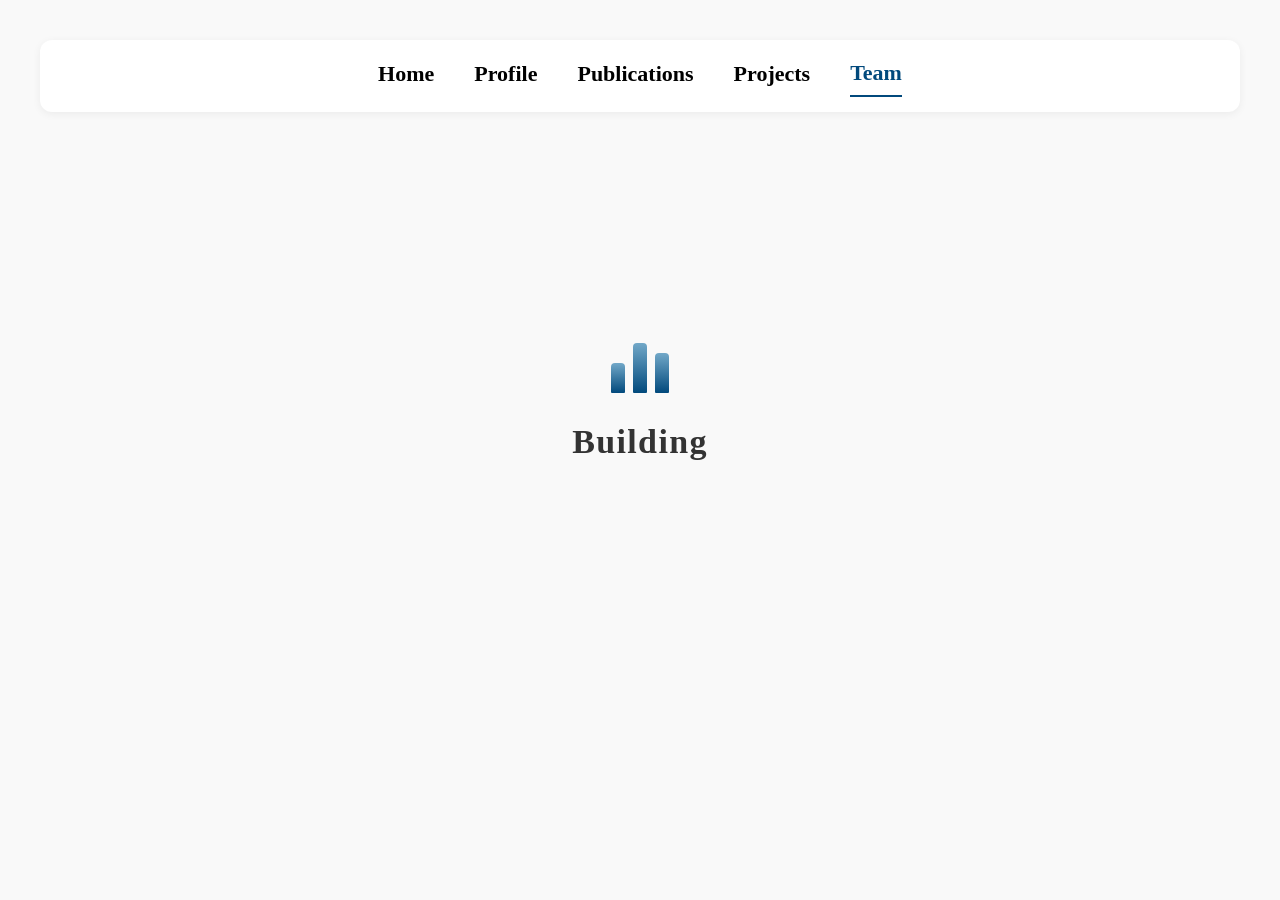
<file: team.html>
<!DOCTYPE html>
<html lang="en">
<head>
  <meta charset="UTF-8">
  <meta name="viewport" content="width=device-width, initial-scale=1">
  <meta name="description" content="Binghui Zuo's team">
  <title>Binghui Zuo's Team</title>
  <link rel="stylesheet" href="stylesheet.css">
</head>
<body>
  <nav aria-label="Primary navigation">
    <a href="index.html">Home</a>
    <a href="profile.html">Profile</a>
    <a href="publications.html">Publications</a>
    <a href="projects.html">Projects</a>
    <a href="team.html" class="active" aria-current="page">Team</a>
  </nav>

  <main class="container" id="main-content">
    <section class="building-section" aria-labelledby="team-title">
      <div class="building-mark" aria-hidden="true">
        <span></span><span></span><span></span>
      </div>
      <h1 id="team-title">Building</h1>
    </section>
  </main>
</body>
</html>
</file>
<file: stylesheet.css>
:root {
  --accent: #01497c;
  --background: #f9f9f9;
  --card: #fff;
  --ink: #333;
  --muted: #5d6670;
  --news-background: #eff4f7;
  --red: #8b0000;
  --shadow: 0 6px 20px rgba(0, 0, 0, 0.06);
}

* { box-sizing: border-box; margin: 0; padding: 0; }
html { scroll-behavior: smooth; }
body { background: var(--background); color: var(--ink); font-family: Georgia, "Times New Roman", serif; line-height: 1.6; padding: 40px 20px; }
a { color: var(--accent); text-decoration: none; transition: color .2s ease; }
a:hover { text-decoration: underline; text-underline-offset: 4px; }

nav { align-items: center; background: var(--card); border-radius: 12px; box-shadow: 0 2px 8px rgba(0, 0, 0, .06); display: flex; justify-content: center; margin: 0 auto 40px; max-width: 1200px; padding: 15px 0; position: sticky; top: 16px; z-index: 10; }
nav a { color: #000; font-size: 22px; font-weight: 700; margin: 0 20px; padding-bottom: 5px; }
nav a:hover { color: var(--accent); text-decoration: none; }
nav a.active { border-bottom: 2px solid var(--accent); color: var(--accent); }

.container { margin: 0 auto; max-width: 1200px; padding: 0 20px 60px; }
.home-header { text-align: center; }
.home-avatar { border-radius: 50%; display: block; height: 160px; margin: 0 auto 28px; object-fit: cover; object-position: center 22%; width: 160px; }
.home-header h1 { color: #222; font-size: 32px; margin-bottom: 12px; }
.subtitle { color: #000; font-size: 20px; margin-bottom: 30px; }

.home-navigation {
  background: transparent;
  box-shadow: none;
  display: grid;
  gap: 22px;
  grid-template-columns: repeat(4, minmax(0, 1fr));
  margin: 22px auto 0;
  max-width: 980px;
  overflow: visible;
  padding: 0;
  position: static;
}

.home-navigation .home-nav-item {
  align-items: center;
  background: transparent;
  border: 1px solid transparent;
  border-radius: 16px;
  color: #222;
  display: flex;
  flex-direction: column;
  margin: 0;
  min-width: 0;
  padding: 18px 14px 20px;
  position: relative;
  transition: background-color .3s ease, border-color .3s ease, box-shadow .3s ease, transform .3s ease;
}

.home-navigation .home-nav-item:hover,
.home-navigation .home-nav-item:focus-visible {
  background: #fff;
  border-color: rgba(1, 73, 124, .1);
  box-shadow: 0 12px 30px rgba(1, 73, 124, .1);
  outline: none;
  text-decoration: none;
  transform: translateY(-6px);
}

.home-nav-title { font-size: 21px; font-weight: 700; line-height: 1.3; }
.home-nav-caption { color: #78838d; font-size: 13px; font-weight: 400; margin-top: 2px; }

.home-nav-visual {
  display: block;
  height: 76px;
  margin-top: 14px;
  position: relative;
  width: 112px;
}

.profile-visual { border: 1.5px solid rgba(1, 73, 124, .24); border-radius: 10px; }
.profile-head { background: #72a8c8; border-radius: 50%; height: 24px; left: 19px; position: absolute; top: 13px; width: 24px; }
.profile-body { background: rgba(1, 73, 124, .15); border-radius: 18px 18px 5px 5px; height: 25px; left: 13px; position: absolute; top: 42px; width: 36px; }
.profile-line { background: rgba(1, 73, 124, .35); border-radius: 3px; height: 4px; left: 60px; position: absolute; }
.profile-line.line-one { top: 27px; width: 36px; }
.profile-line.line-two { top: 42px; width: 27px; }

.publication-visual { align-items: flex-end; border-bottom: 1.5px solid rgba(1, 73, 124, .3); display: flex; gap: 8px; justify-content: center; padding: 0 12px 5px; }
.chart-bar { background: linear-gradient(180deg, #72a8c8, var(--accent)); border-radius: 4px 4px 1px 1px; display: block; transform-origin: bottom; width: 14px; }
.bar-one { height: 26px; }
.bar-two { height: 45px; }
.bar-three { height: 34px; }
.bar-four { height: 60px; }

.project-node { background: var(--accent); border: 4px solid #e3eef4; border-radius: 50%; height: 16px; position: absolute; width: 16px; z-index: 2; }
.node-one { left: 11px; top: 29px; }
.node-two { left: 49px; top: 5px; }
.node-three { right: 9px; top: 32px; }
.node-four { left: 48px; bottom: 2px; }
.project-link { background: rgba(1, 73, 124, .28); height: 2px; left: 24px; position: absolute; top: 35px; transform-origin: left center; width: 38px; }
.link-one { transform: rotate(-31deg); }
.link-two { left: 61px; top: 18px; transform: rotate(30deg); width: 36px; }
.link-three { left: 61px; top: 57px; transform: rotate(-28deg); width: 35px; }

.team-visual { height: 76px; }
.team-person { bottom: 4px; height: 56px; position: absolute; width: 30px; z-index: 2; }
.team-person.person-one { left: 5px; transform: scale(.82); }
.team-person.person-two { left: 41px; }
.team-person.person-three { right: 5px; transform: scale(.82); }
.team-head { background: #72a8c8; border: 4px solid #e3eef4; border-radius: 50%; display: block; height: 24px; margin: 0 auto; width: 24px; }
.team-body { background: rgba(1, 73, 124, .2); border-radius: 14px 14px 5px 5px; display: block; height: 25px; margin-top: 3px; width: 30px; }
.team-connection { border-top: 2px dashed rgba(1, 73, 124, .24); position: absolute; top: 26px; width: 32px; }
.connection-left { left: 26px; transform: rotate(-8deg); }
.connection-right { right: 26px; transform: rotate(8deg); }

.home-nav-item:hover .profile-line { animation: line-pulse 1.4s ease-in-out infinite alternate; }
.home-nav-item:hover .chart-bar { animation: chart-grow 1.1s ease-in-out infinite alternate; }
.home-nav-item:hover .chart-bar:nth-child(2) { animation-delay: .15s; }
.home-nav-item:hover .chart-bar:nth-child(3) { animation-delay: .3s; }
.home-nav-item:hover .chart-bar:nth-child(4) { animation-delay: .45s; }
.home-nav-item:hover .project-node { animation: node-pulse 1.5s ease-in-out infinite; }
.home-nav-item:hover .project-node:nth-of-type(2) { animation-delay: .2s; }
.home-nav-item:hover .project-node:nth-of-type(3) { animation-delay: .4s; }
.home-nav-item:hover .project-node:nth-of-type(4) { animation-delay: .6s; }
.home-nav-item:hover .team-person { animation: team-rise 1.4s ease-in-out infinite; }
.home-nav-item:hover .person-one { animation-delay: .15s; }
.home-nav-item:hover .person-three { animation-delay: .3s; }

@keyframes line-pulse {
  to { background: var(--accent); transform: scaleX(.78); }
}

@keyframes chart-grow {
  to { opacity: .65; transform: scaleY(.72); }
}

@keyframes node-pulse {
  50% { box-shadow: 0 0 0 5px rgba(1, 73, 124, .11); transform: scale(1.12); }
}

@keyframes team-rise {
  50% { translate: 0 -5px; }
}

.news-section { background: var(--news-background); border-radius: 8px; margin: 20px auto 0; max-height: 430px; max-width: 1000px; overflow-y: auto; padding: 20px; }
.news-section h2 {
  align-items: center;
  background: var(--news-background);
  border-bottom: 1px solid rgba(1, 73, 124, .1);
  display: flex;
  font-size: 24px;
  gap: 10px;
  margin: -20px -20px 12px;
  padding: 20px 20px 12px;
  position: sticky;
  top: -20px;
  z-index: 3;
}
.news-icon { font-size: 28px; line-height: 1; }
.news-item { align-items: center; background: var(--card); border-radius: 6px; box-shadow: 0 2px 5px rgba(0, 0, 0, .1); display: flex; gap: 10px; margin-bottom: 10px; padding: 15px; transition: transform .3s ease, box-shadow .3s ease; }
.news-item:last-child { margin-bottom: 0; }
.news-item:hover { box-shadow: 0 6px 12px rgba(0, 0, 0, .15); transform: translateY(-4px); }
.news-date { color: var(--red); flex: 0 0 135px; font-size: 18px; font-weight: 700; }
.news-content { color: #000; font-size: 18px; font-weight: 700; }

.profile-header { align-items: center; display: flex; gap: 36px; justify-content: center; margin-bottom: 40px; }
.profile-photo { border-radius: 2px; flex-shrink: 0; height: 220px; object-fit: cover; object-position: center 20%; width: 180px; }
.intro-text { max-width: 780px; text-align: justify; }
.intro-text p { font-size: 18px; margin-bottom: 12px; }
.contact-links { display: flex; flex-wrap: wrap; gap: 10px 24px; margin-top: 20px; }
.contact-links a { align-items: center; display: inline-flex; font-size: 18px; gap: 7px; }
.section-title { border-bottom: 2px solid var(--accent); color: #333; font-size: 26px; margin: 40px 0 20px; padding-bottom: 5px; }
.experience-list { display: flex; flex-direction: column; gap: 25px; }
.experience-item { align-items: center; background: var(--card); border-radius: 12px; box-shadow: var(--shadow); display: flex; padding: 20px; }
.experience-logo-frame { align-items: center; display: flex; flex: 0 0 110px; height: 90px; justify-content: center; margin: 0 30px; overflow: hidden; }
.experience-logo { display: block; height: 82px; object-fit: contain; width: 100px; }
.experience-logo.company-logo { height: auto; transform: scale(1.35); width: 110px; }
.experience-info h3 { color: #222; font-size: 20px; margin-bottom: 6px; }
.experience-info p { color: #464545; font-size: 18px; }
.award-list { padding-left: 34px; }
.award-list li { color: #222; font-size: 18px; margin-bottom: 10px; }
.services-card { align-items: stretch; gap: 42px; }
.service-group { flex: 1; }
.service-group h3 { color: #222; font-size: 20px; margin-bottom: 10px; }
.service-list { padding-left: 26px; }
.service-list li { color: #222; font-size: 17px; line-height: 1.55; margin-bottom: 8px; }

.publication-container { max-width: 1200px; }
.paper-note { color: var(--red); display: block; font-size: 17px; font-weight: 700; margin: 14px auto 0; max-width: 1050px; }
.publication-filters {
  align-items: center;
  background: linear-gradient(90deg, #eaf3f8, #dcecf5);
  border-radius: 10px;
  box-shadow: 0 2px 7px rgba(1, 73, 124, .08);
  display: flex;
  justify-content: center;
  margin: 0 auto;
  max-width: 1050px;
  overflow-x: auto;
  padding: 10px 14px;
  scrollbar-width: thin;
}
.filter-button {
  background: transparent;
  border: 0;
  color: #333;
  cursor: pointer;
  flex: 0 0 auto;
  font-family: Georgia, "Times New Roman", serif;
  font-size: 16px;
  font-weight: 500;
  padding: 8px 18px;
  position: relative;
  transition: color .25s ease, transform .25s ease;
}
.filter-button + .filter-button::before {
  color: rgba(1, 73, 124, .35);
  content: "|";
  left: -2px;
  position: absolute;
}
.filter-button:hover,
.filter-button:focus-visible {
  color: var(--accent);
  outline: none;
  transform: translateY(-1px);
}
.filter-button.active { color: var(--accent); font-weight: 700; }
.filter-button.active::after {
  background: var(--accent);
  border-radius: 2px;
  bottom: 2px;
  content: "";
  height: 2px;
  left: 18px;
  position: absolute;
  right: 18px;
}
.filter-status { color: #777; font-size: 14px; margin: -22px auto 24px; max-width: 1050px; text-align: right; }
.category-section { margin-bottom: 40px; }
.category-section h3 { color: #000; font-size: 18px; margin-bottom: 15px; }
.paper-list { background: var(--card); border-radius: 12px; box-shadow: var(--shadow); padding: 20px; }
.paper-item { align-items: center; display: flex; gap: 24px; padding: 18px 20px; transition: background-color .2s ease; }
.paper-item:hover { background: rgba(239, 244, 247, .55); }
.paper-item[hidden] { display: none; }
.paper-item + .paper-item { border-top: 1px solid #e8e8e8; }
.paper-media { flex: 0 0 170px; height: 115px; overflow: hidden; }
.paper-media img, .paper-media video { height: 100%; object-fit: contain; width: 100%; }
.paper-info { color: #000; flex: 1; font-size: 17px; line-height: 1.65; }
.paper-title { display: block; font-size: 18px; margin-bottom: 2px; }
.paper-links { display: inline-flex; gap: 8px; margin-left: 6px; }
.paper-summary { color: var(--muted); margin-top: 5px; }

.card-grid { display: grid; gap: 20px; grid-template-columns: repeat(2, minmax(0, 1fr)); }
.project-card { background: var(--card); border-radius: 12px; box-shadow: var(--shadow); color: #000; display: flex; flex-direction: column; overflow: hidden; transition: transform .3s ease, box-shadow .3s ease; }
.project-card:hover { box-shadow: 0 10px 25px rgba(0, 0, 0, .12); text-decoration: none; transform: translateY(-5px); }
.project-card img { background: #fff; height: 260px; object-fit: contain; width: 100%; }
.project-card-content { padding: 18px; text-align: center; }
.project-card-content h3 { font-size: 20px; margin-bottom: 4px; }
.project-card-content p { color: var(--muted); }

.building-section { align-items: center; display: flex; flex-direction: column; justify-content: center; min-height: 55vh; text-align: center; }
.building-section h1 { color: #333; font-size: 34px; letter-spacing: .04em; }
.building-mark { align-items: flex-end; display: flex; gap: 8px; height: 64px; margin-bottom: 22px; }
.building-mark span { animation: building-pulse 1.4s ease-in-out infinite alternate; background: linear-gradient(180deg, #72a8c8, var(--accent)); border-radius: 4px 4px 1px 1px; display: block; width: 14px; }
.building-mark span:nth-child(1) { height: 30px; }
.building-mark span:nth-child(2) { animation-delay: .2s; height: 50px; }
.building-mark span:nth-child(3) { animation-delay: .4s; height: 40px; }

@keyframes building-pulse {
  to { opacity: .55; transform: scaleY(.75); }
}

@media (max-width: 768px) {
  body { padding: 20px 12px; }
  nav { margin-bottom: 30px; overflow-x: auto; padding: 12px 8px; top: 8px; }
  nav a { font-size: 17px; margin: 0 10px; white-space: nowrap; }
  .home-navigation { gap: 12px; grid-template-columns: repeat(2, minmax(0, 1fr)); margin-top: 16px; overflow: visible; padding: 0; }
  .home-navigation .home-nav-item { margin: 0; padding: 15px 8px 17px; white-space: normal; }
  .home-nav-title { font-size: 19px; }
  .container { padding: 0 4px 40px; }
  .news-item, .profile-header, .experience-item, .paper-item { align-items: flex-start; flex-direction: column; }
  .news-date { flex-basis: auto; }
  .profile-header { text-align: center; }
  .intro-text { text-align: left; }
  .contact-links { justify-content: center; }
  .experience-item { align-items: center; text-align: center; }
  .services-card { align-items: stretch; text-align: left; }
  .experience-logo-frame { margin: 0 0 12px; }
  .paper-media { flex-basis: 180px; height: 180px; width: 100%; }
  .paper-item { padding: 18px 8px; }
  .publication-filters { justify-content: flex-start; padding: 8px 6px; }
  .filter-button { font-size: 15px; padding: 8px 14px; }
  .filter-button.active::after { left: 14px; right: 14px; }
  .paper-note { margin-left: 6px; }
  .filter-status { margin: 4px 6px 24px; }
  .card-grid { grid-template-columns: 1fr; }
  .project-card img { height: 220px; }
}

@media (prefers-reduced-motion: reduce) {
  .home-nav-item:hover .profile-line,
  .home-nav-item:hover .chart-bar,
  .home-nav-item:hover .project-node,
  .home-nav-item:hover .team-person,
  .building-mark span { animation: none; }
}
</file>
